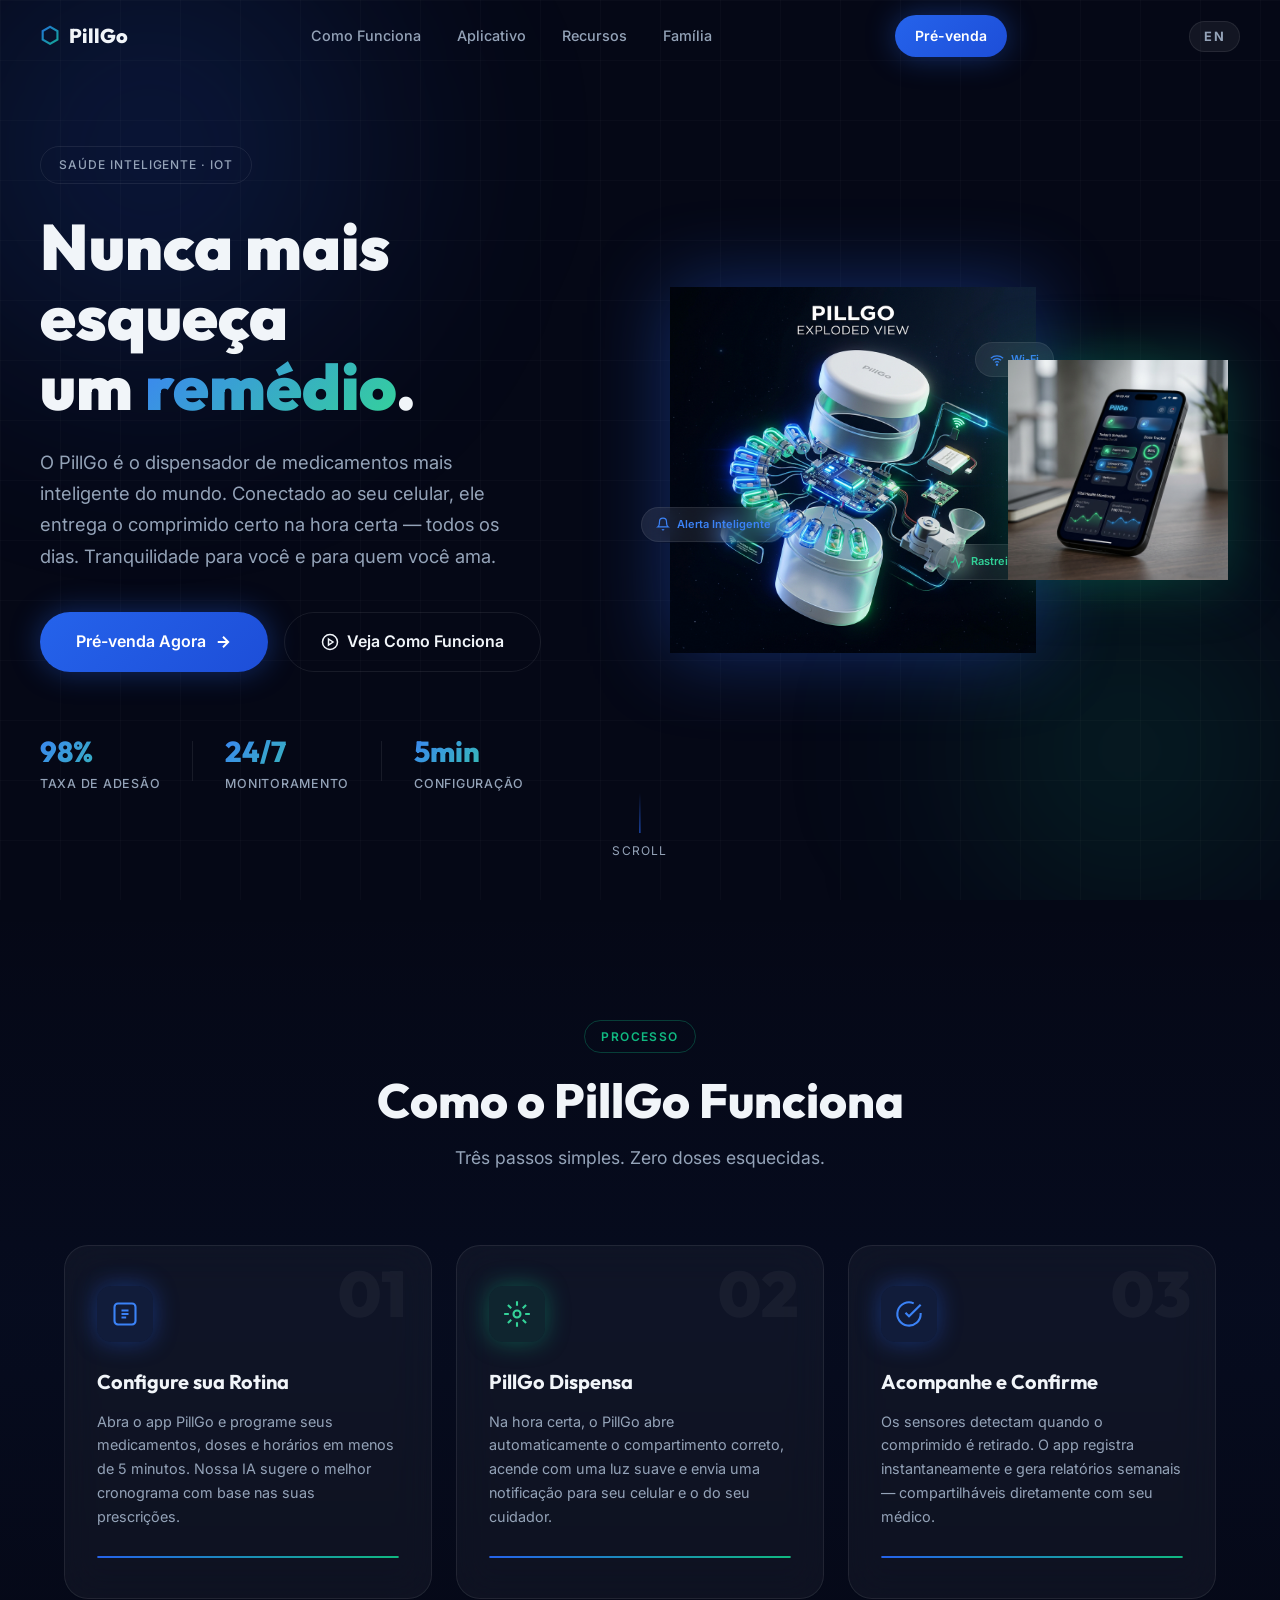
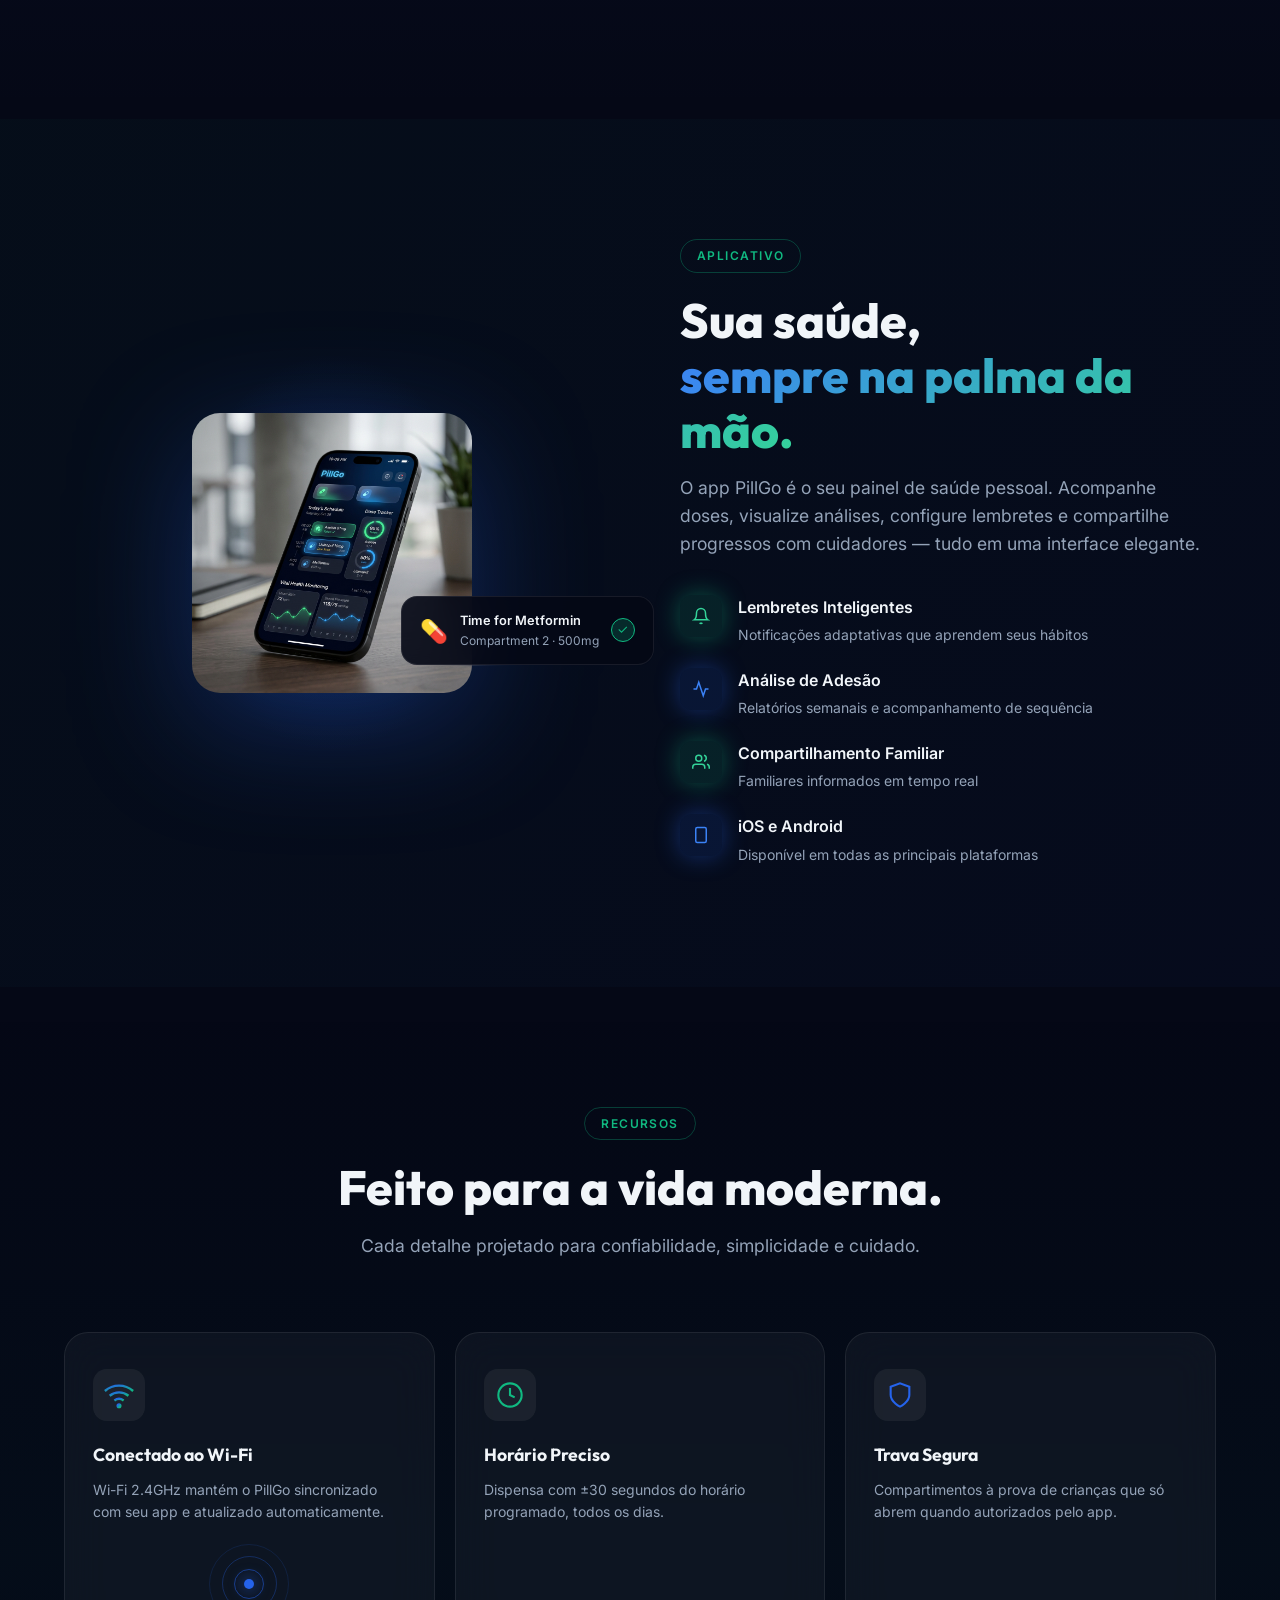
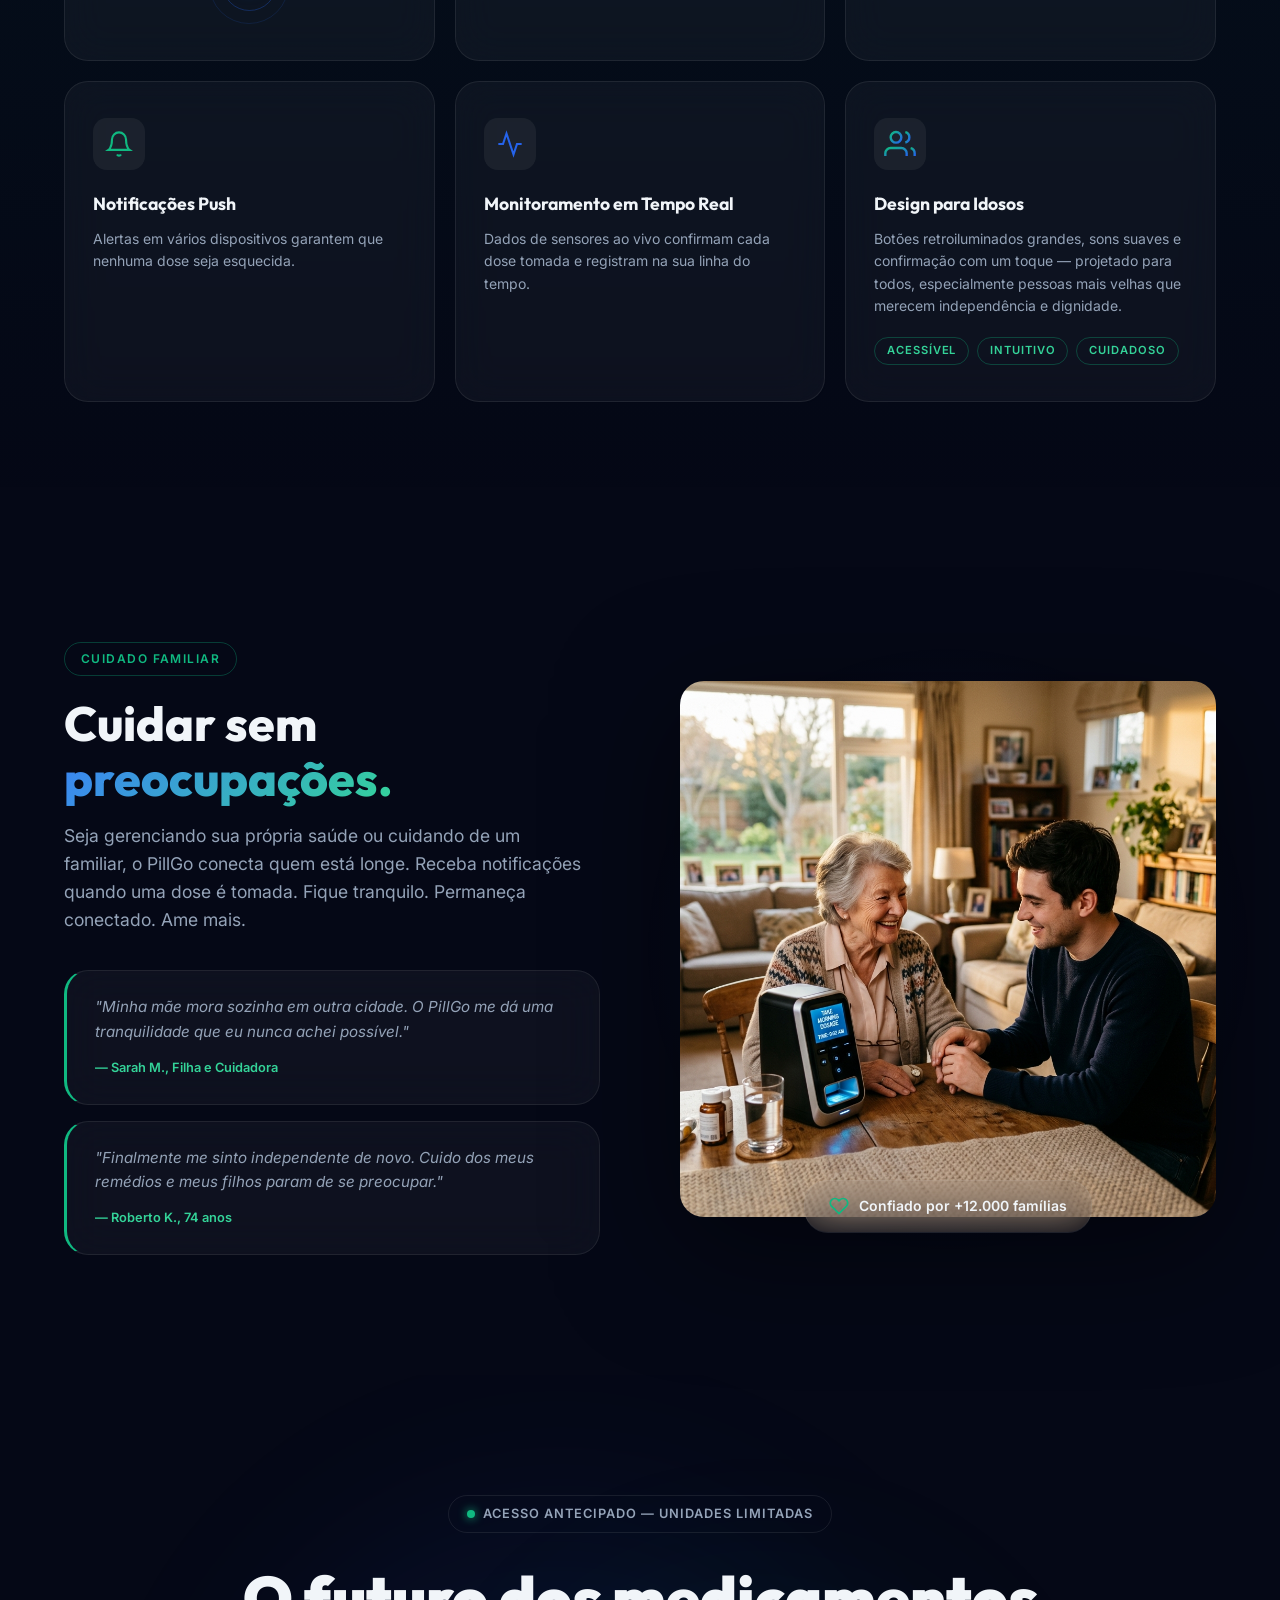
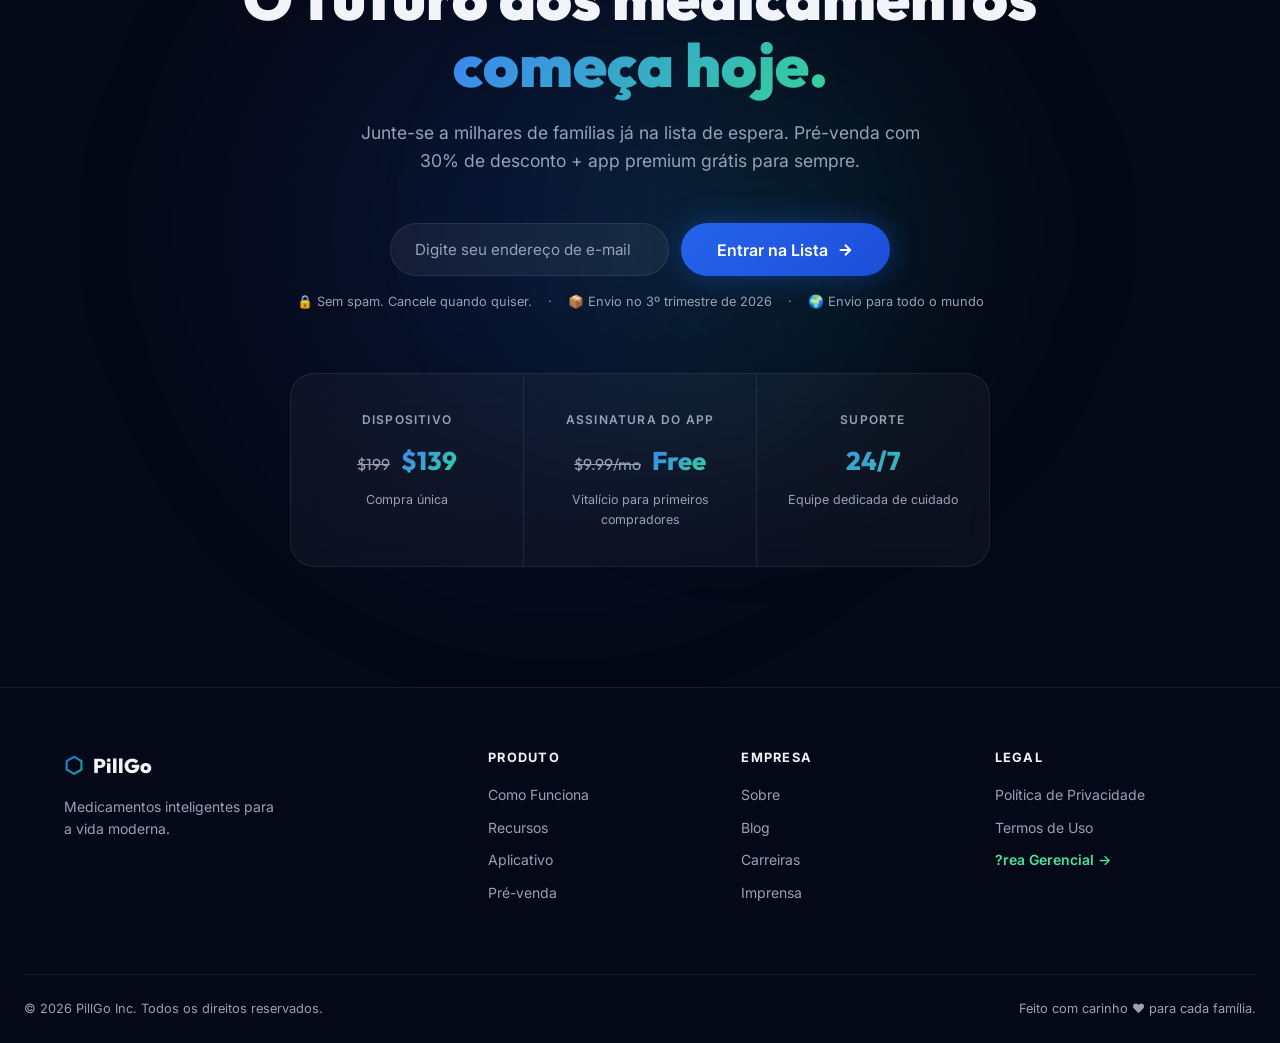
<file: index.html>
<!DOCTYPE html>
<html lang="en">
<head>
  <meta charset="UTF-8" />
  <meta name="viewport" content="width=device-width, initial-scale=1.0" />
  <title>PillGo — Never Forget a Medicine Again</title>
  <meta name="description" content="PillGo is the smart IoT medicine dispenser that connects to your phone. Automated reminders, real-time tracking, and peace of mind for the whole family." />
  <link rel="preconnect" href="https://fonts.googleapis.com" />
  <link rel="preconnect" href="https://fonts.gstatic.com" crossorigin />
  <link href="https://fonts.googleapis.com/css2?family=Inter:wght@300;400;500;600;700;800;900&family=Outfit:wght@300;400;600;700;800;900&display=swap" rel="stylesheet" />
  <link rel="stylesheet" href="style.css" />
</head>
<body>

  <!-- NAV -->
  <nav class="nav" id="nav">
    <div class="nav-inner">
      <a href="#" class="logo" id="logo-link">
        <span class="logo-icon">⬡</span>
        <span class="logo-text">PillGo</span>
      </a>
      <ul class="nav-links" id="nav-links">
        <li><a href="#how-it-works" data-i18n="nav-how">Como Funciona</a></li>
        <li><a href="#app" data-i18n="nav-app">Aplicativo</a></li>
        <li><a href="#features" data-i18n="nav-features">Recursos</a></li>
        <li><a href="#family" data-i18n="nav-family">Família</a></li>
      </ul>
      <a href="#cta" class="btn btn-sm btn-primary" id="nav-cta" data-i18n="nav-cta">Pré-venda</a>
      <button id="lang-toggle" class="btn btn-sm lang-btn" onclick="toggleLang()">EN</button>
      <button class="hamburger" id="hamburger" aria-label="Open menu">
        <span></span><span></span><span></span>
      </button>
    </div>
  </nav>

  <!-- HERO -->
  <section class="hero" id="hero">
    <div class="hero-bg">
      <div class="glow glow-blue"></div>
      <div class="glow glow-green"></div>
      <div class="grid-overlay"></div>
    </div>
    <div class="hero-content">
      <div class="hero-text">
        <div class="badge" id="hero-badge" data-i18n="hero-badge">
          <span class="badge-dot"></span>
          Saúde Inteligente · IoT
        </div>
        <h1 class="hero-headline" id="hero-headline" data-i18n="hero-headline">
          Nunca mais esqueça um<br /><span class="gradient-text">remédio.</span>
        </h1>
        <p class="hero-sub" id="hero-sub" data-i18n="hero-sub">
          O PillGo é o dispensador de medicamentos mais inteligente do mundo. Conectado ao seu celular, ele entrega o comprimido certo na hora certa — todos os dias. Tranquilidade para você e quem você ama.
        </p>
        <div class="hero-actions" id="hero-actions">
          <a href="#cta" class="btn btn-primary btn-lg" id="btn-preorder">
            <span data-i18n="btn-preorder">Pré-venda Agora</span>
            <svg width="18" height="18" viewBox="0 0 24 24" fill="none" stroke="currentColor" stroke-width="2.5"><path d="M5 12h14M12 5l7 7-7 7"/></svg>
          </a>
          <a href="#how-it-works" class="btn btn-ghost btn-lg" id="btn-learn">
            <svg width="18" height="18" viewBox="0 0 24 24" fill="none" stroke="currentColor" stroke-width="2"><circle cx="12" cy="12" r="10"/><polygon points="10,8 16,12 10,16"/></svg>
            <span data-i18n="btn-learn">Veja Como Funciona</span>
          </a>
        </div>
        <div class="hero-stats" id="hero-stats">
          <div class="stat">
            <span class="stat-num">98%</span>
            <span class="stat-label" data-i18n="stat-1-label">Taxa de Adesão</span>
          </div>
          <div class="stat-divider"></div>
          <div class="stat">
            <span class="stat-num">24/7</span>
            <span class="stat-label" data-i18n="stat-2-label">Monitoramento</span>
          </div>
          <div class="stat-divider"></div>
          <div class="stat">
            <span class="stat-num">5min</span>
            <span class="stat-label" data-i18n="stat-3-label">Configuração</span>
          </div>
        </div>
      </div>
      <div class="hero-visuals" id="hero-visuals">
        <div class="device-wrap">
          <div class="device-glow-ring"></div>
          <img src="assets/pillgo_device.png" alt="PillGo smart dispenser — exploded 3D view showing internal components" class="device-img" id="device-img" />
          <div class="floating-chip chip-wifi" id="chip-wifi">
            <svg width="14" height="14" viewBox="0 0 24 24" fill="none" stroke="currentColor" stroke-width="2"><path d="M5 12.55a11 11 0 0 1 14.08 0"/><path d="M1.42 9a16 16 0 0 1 21.16 0"/><path d="M8.53 16.11a6 6 0 0 1 6.95 0"/><circle cx="12" cy="20" r="1"/></svg>
            <span data-i18n="chip-wifi">Wi-Fi</span>
          </div>
          <div class="floating-chip chip-track" id="chip-track">
            <svg width="14" height="14" viewBox="0 0 24 24" fill="none" stroke="currentColor" stroke-width="2"><polyline points="22 12 18 12 15 21 9 3 6 12 2 12"/></svg>
            <span data-i18n="chip-track">Rastreio ao Vivo</span>
          </div>
          <div class="floating-chip chip-notify" id="chip-notify">
            <svg width="14" height="14" viewBox="0 0 24 24" fill="none" stroke="currentColor" stroke-width="2"><path d="M18 8A6 6 0 0 0 6 8c0 7-3 9-3 9h18s-3-2-3-9"/><path d="M13.73 21a2 2 0 0 1-3.46 0"/></svg>
            <span data-i18n="chip-notify">Alerta Inteligente</span>
          </div>
        </div>
        <div class="phone-wrap">
          <div class="phone-glow"></div>
          <img src="assets/pillgo_app.png" alt="PillGo mobile app dashboard showing medication schedule and tracking" class="phone-img" id="phone-img" />
        </div>
      </div>
    </div>
    <div class="scroll-hint" id="scroll-hint">
      <div class="scroll-line"></div>
      <span>Scroll</span>
    </div>
  </section>

  <!-- HOW IT WORKS -->
  <section class="section how-works" id="how-it-works">
    <div class="container">
      <div class="section-header">
        <span class="section-tag" data-i18n="section-tag-hiw">Processo</span>
        <h2 class="section-title" data-i18n="section-title-hiw">Como o PillGo Funciona</h2>
        <p class="section-sub" data-i18n="section-sub-hiw">Três passos simples. Zero doses esquecidas.</p>
      </div>
      <div class="steps-grid" id="steps-grid">
        <div class="step-card glass-card" id="step-1">
          <div class="step-num">01</div>
          <div class="step-icon-wrap blue-glow-sm">
            <svg width="28" height="28" viewBox="0 0 24 24" fill="none" stroke="currentColor" stroke-width="1.8"><rect x="3" y="3" width="18" height="18" rx="3"/><path d="M9 9h6M9 12h6M9 15h4"/></svg>
          </div>
          <h3 class="step-title" data-i18n="step1-title">Configure sua Rotina</h3>
          <p class="step-desc" data-i18n="step1-desc">Abra o app PillGo e programe seus medicamentos, doses e horários em menos de 5 minutos. Nossa IA sugere o melhor cronograma com base nas suas prescrições.</p>
          <div class="step-bar"><div class="step-bar-fill" style="--delay:0s"></div></div>
        </div>
        <div class="step-card glass-card" id="step-2">
          <div class="step-num">02</div>
          <div class="step-icon-wrap green-glow-sm">
            <svg width="28" height="28" viewBox="0 0 24 24" fill="none" stroke="currentColor" stroke-width="1.8"><circle cx="12" cy="12" r="3"/><path d="M12 1v4M12 19v4M4.22 4.22l2.83 2.83M16.95 16.95l2.83 2.83M1 12h4M19 12h4M4.22 19.78l2.83-2.83M16.95 7.05l2.83-2.83"/></svg>
          </div>
          <h3 class="step-title" data-i18n="step2-title">PillGo Dispensa</h3>
          <p class="step-desc" data-i18n="step2-desc">Na hora certa, o PillGo abre automaticamente o compartimento correto, acende com uma luz suave e envia uma notificação para seu celular e o do seu cuidador.</p>
          <div class="step-bar"><div class="step-bar-fill" style="--delay:0.4s"></div></div>
        </div>
        <div class="step-card glass-card" id="step-3">
          <div class="step-num">03</div>
          <div class="step-icon-wrap blue-glow-sm">
            <svg width="28" height="28" viewBox="0 0 24 24" fill="none" stroke="currentColor" stroke-width="1.8"><path d="M22 11.08V12a10 10 0 1 1-5.93-9.14"/><polyline points="22 4 12 14.01 9 11.01"/></svg>
          </div>
          <h3 class="step-title" data-i18n="step3-title">Acompanhe e Confirme</h3>
          <p class="step-desc" data-i18n="step3-desc">Os sensores detectam quando o comprimido é retirado. O app registra instantaneamente e gera relatórios semanais de adesão — compartilháveis diretamente com seu médico.</p>
          <div class="step-bar"><div class="step-bar-fill" style="--delay:0.8s"></div></div>
        </div>
      </div>
    </div>
  </section>

  <!-- APP SHOWCASE -->
  <section class="section app-showcase" id="app">
    <div class="container app-inner">
      <div class="app-phone-display">
        <div class="app-glow-behind"></div>
        <img src="assets/pillgo_app.png" alt="PillGo app on smartphone" class="app-phone-img" id="app-phone-img" />
        <div class="app-notification" id="app-notif">
          <div class="notif-icon">💊</div>
          <div>
            <div class="notif-title">Time for Metformin</div>
            <div class="notif-sub">Compartment 2 · 500mg</div>
          </div>
          <div class="notif-check">✓</div>
        </div>
      </div>
      <div class="app-text">
        <span class="section-tag" data-i18n="section-tag-app">Aplicativo</span>
        <h2 class="section-title" data-i18n="section-title-app">Sua saúde,<br /><span class="gradient-text">sempre na palma da mão.</span></h2>
        <p class="section-sub left" data-i18n="section-sub-app">O app PillGo é o seu painel de saúde pessoal. Acompanhe doses, visualize análises, configure lembretes e compartilhe progressos com cuidadores — tudo em uma interface elegante.</p>
        <ul class="app-features-list" id="app-features-list">
          <li class="app-feature" id="af-1">
            <div class="af-icon green-glow-sm">
              <svg width="18" height="18" viewBox="0 0 24 24" fill="none" stroke="currentColor" stroke-width="2"><path d="M18 8A6 6 0 0 0 6 8c0 7-3 9-3 9h18s-3-2-3-9"/><path d="M13.73 21a2 2 0 0 1-3.46 0"/></svg>
            </div>
            <div>
              <strong data-i18n="af1-strong">Lembretes Inteligentes</strong>
              <span data-i18n="af1-span">Notificações adaptativas que aprendem seus hábitos</span>
            </div>
          </li>
          <li class="app-feature" id="af-2">
            <div class="af-icon blue-glow-sm">
              <svg width="18" height="18" viewBox="0 0 24 24" fill="none" stroke="currentColor" stroke-width="2"><polyline points="22 12 18 12 15 21 9 3 6 12 2 12"/></svg>
            </div>
            <div>
              <strong data-i18n="af2-strong">Análise de Adesão</strong>
              <span data-i18n="af2-span">Relatórios semanais e acompanhamento de sequência</span>
            </div>
          </li>
          <li class="app-feature" id="af-3">
            <div class="af-icon green-glow-sm">
              <svg width="18" height="18" viewBox="0 0 24 24" fill="none" stroke="currentColor" stroke-width="2"><path d="M17 21v-2a4 4 0 0 0-4-4H5a4 4 0 0 0-4 4v2"/><circle cx="9" cy="7" r="4"/><path d="M23 21v-2a4 4 0 0 0-3-3.87"/><path d="M16 3.13a4 4 0 0 1 0 7.75"/></svg>
            </div>
            <div>
              <strong data-i18n="af3-strong">Compartilhamento Familiar</strong>
              <span data-i18n="af3-span">Familiares informados em tempo real</span>
            </div>
          </li>
          <li class="app-feature" id="af-4">
            <div class="af-icon blue-glow-sm">
              <svg width="18" height="18" viewBox="0 0 24 24" fill="none" stroke="currentColor" stroke-width="2"><rect x="5" y="2" width="14" height="20" rx="2"/><line x1="12" y1="18" x2="12.01" y2="18"/></svg>
            </div>
            <div>
              <strong data-i18n="af4-strong">iOS e Android</strong>
              <span data-i18n="af4-span">Disponível em todas as plataformas</span>
            </div>
          </li>
        </ul>
      </div>
    </div>
  </section>

  <!-- FEATURES GRID -->
  <section class="section features" id="features">
    <div class="container">
      <div class="section-header">
        <span class="section-tag" data-i18n="section-tag-feat">Recursos</span>
        <h2 class="section-title" data-i18n="section-title-feat">Feito para a vida moderna.</h2>
        <p class="section-sub" data-i18n="section-sub-feat">Cada detalhe projetado para confiabilidade, simplicidade e cuidado.</p>
      </div>
      <div class="features-grid" id="features-grid">
        <div class="feat-card glass-card feat-large" id="feat-1">
          <div class="feat-icon-wrap">
            <svg width="32" height="32" viewBox="0 0 24 24" fill="none" stroke="url(#g1)" stroke-width="1.8">
              <defs><linearGradient id="g1" x1="0" y1="0" x2="1" y2="1"><stop offset="0%" stop-color="#2563EB"/><stop offset="100%" stop-color="#10B981"/></linearGradient></defs>
              <path d="M5 12.55a11 11 0 0 1 14.08 0"/><path d="M1.42 9a16 16 0 0 1 21.16 0"/><path d="M8.53 16.11a6 6 0 0 1 6.95 0"/><circle cx="12" cy="20" r="1"/>
            </svg>
          </div>
          <h3 data-i18n="feat1-title">Conectado ao Wi-Fi</h3>
          <p data-i18n="feat1-desc">Wi-Fi 2.4GHz mantém o PillGo sincronizado com seu app e atualizado automaticamente.</p>
          <div class="feat-visual wifi-visual">
            <div class="wifi-ring r1"></div>
            <div class="wifi-ring r2"></div>
            <div class="wifi-ring r3"></div>
            <div class="wifi-dot"></div>
          </div>
        </div>
        <div class="feat-card glass-card" id="feat-2">
          <div class="feat-icon-wrap">
            <svg width="28" height="28" viewBox="0 0 24 24" fill="none" stroke="#10B981" stroke-width="1.8"><circle cx="12" cy="12" r="10"/><polyline points="12 6 12 12 16 14"/></svg>
          </div>
          <h3 data-i18n="feat2-title">Horário Preciso</h3>
          <p data-i18n="feat2-desc">Dispensa com ±30 segundos do horário programado, todos os dias.</p>
        </div>
        <div class="feat-card glass-card" id="feat-3">
          <div class="feat-icon-wrap">
            <svg width="28" height="28" viewBox="0 0 24 24" fill="none" stroke="#2563EB" stroke-width="1.8"><path d="M12 22s8-4 8-10V5l-8-3-8 3v7c0 6 8 10 8 10z"/></svg>
          </div>
          <h3 data-i18n="feat3-title">Trava Segura</h3>
          <p data-i18n="feat3-desc">Compartimentos à prova de crianças que só abrem quando autorizados pelo app.</p>
        </div>
        <div class="feat-card glass-card" id="feat-4">
          <div class="feat-icon-wrap">
            <svg width="28" height="28" viewBox="0 0 24 24" fill="none" stroke="#10B981" stroke-width="1.8"><path d="M18 8A6 6 0 0 0 6 8c0 7-3 9-3 9h18s-3-2-3-9"/><path d="M13.73 21a2 2 0 0 1-3.46 0"/></svg>
          </div>
          <h3 data-i18n="feat4-title">Notificações Push</h3>
          <p data-i18n="feat4-desc">Alertas em vários dispositivos garantem que nenhuma dose seja esquecida, mesmo longe de casa.</p>
        </div>
        <div class="feat-card glass-card" id="feat-5">
          <div class="feat-icon-wrap">
            <svg width="28" height="28" viewBox="0 0 24 24" fill="none" stroke="#2563EB" stroke-width="1.8"><polyline points="22 12 18 12 15 21 9 3 6 12 2 12"/></svg>
          </div>
          <h3 data-i18n="feat5-title">Monitoramento em Tempo Real</h3>
          <p data-i18n="feat5-desc">Dados de sensores ao vivo confirmam cada dose tomada e registram na sua linha do tempo de saúde.</p>
        </div>
        <div class="feat-card glass-card feat-large" id="feat-6">
          <div class="feat-icon-wrap">
            <svg width="32" height="32" viewBox="0 0 24 24" fill="none" stroke="url(#g2)" stroke-width="1.8">
              <defs><linearGradient id="g2" x1="0" y1="0" x2="1" y2="1"><stop offset="0%" stop-color="#10B981"/><stop offset="100%" stop-color="#2563EB"/></linearGradient></defs>
              <path d="M17 21v-2a4 4 0 0 0-4-4H5a4 4 0 0 0-4 4v2"/><circle cx="9" cy="7" r="4"/><path d="M23 21v-2a4 4 0 0 0-3-3.87"/><path d="M16 3.13a4 4 0 0 1 0 7.75"/>
            </svg>
          </div>
          <h3 data-i18n="feat6-title">Design para Idosos</h3>
          <p data-i18n="feat6-desc">Botões retroiluminados grandes, sons suaves e confirmação com um toque — projetado para todos, especialmente pessoas mais velhas que merecem independência e dignidade.</p>
          <div class="feat-badge-row">
            <span class="feat-badge" data-i18n="feat-badge1">Acessível</span>
            <span class="feat-badge" data-i18n="feat-badge2">Intuitivo</span>
            <span class="feat-badge" data-i18n="feat-badge3">Cuidadoso</span>
          </div>
        </div>
      </div>
    </div>
  </section>

  <!-- FAMILY SECTION -->
  <section class="section family" id="family">
    <div class="container family-inner">
      <div class="family-text">
        <span class="section-tag" data-i18n="section-tag-fam">Cuidado Familiar</span>
        <h2 class="section-title" data-i18n="section-title-fam">Cuidar sem<br /><span class="gradient-text">preocupações.</span></h2>
        <p class="section-sub left" data-i18n="section-sub-fam">Seja gerenciando sua própria saúde ou cuidando de um familiar, o PillGo conecta quem está longe. Receba notificações quando uma dose é tomada. Fique tranquilo. Permaneça conectado. Ame mais.</p>
        <div class="family-quotes">
          <blockquote class="quote-card glass-card" id="quote-1">
            <p>"Minha mãe mora sozinha em outra cidade. O PillGo me dá uma tranquilidade que eu nunca achei possível."</p>
            <cite>— Sarah M., Filha e Cuidadora</cite>
          </blockquote>
          <blockquote class="quote-card glass-card" id="quote-2">
            <p>"Finalmente me sinto independente de novo. Cuido dos meus remédios e meus filhos param de se preocupar."</p>
            <cite>— Roberto K., 74 anos</cite>
          </blockquote>
        </div>
      </div>
      <div class="family-image-wrap">
        <div class="family-glow"></div>
        <img src="assets/pillgo_family.png" alt="Grandmother and grandchild using PillGo together" class="family-img" id="family-img" />
        <div class="family-badge glass-card" id="family-badge">
          <svg width="20" height="20" viewBox="0 0 24 24" fill="none" stroke="#10B981" stroke-width="2"><path d="M20.84 4.61a5.5 5.5 0 0 0-7.78 0L12 5.67l-1.06-1.06a5.5 5.5 0 0 0-7.78 7.78l1.06 1.06L12 21.23l7.78-7.78 1.06-1.06a5.5 5.5 0 0 0 0-7.78z"/></svg>
          <span>Confiado por +12.000 famílias</span>
        </div>
      </div>
    </div>
  </section>

  <!-- FINAL CTA -->
  <section class="section cta-section" id="cta">
    <div class="cta-bg">
      <div class="glow glow-blue glow-center"></div>
      <div class="glow glow-green glow-center-g"></div>
    </div>
    <div class="container cta-inner">
      <div class="cta-badge" data-i18n="cta-badge">
        <span class="badge-dot pulse-green"></span>
        Acesso Antecipado — Unidades Limitadas
      </div>
      <h2 class="cta-title" data-i18n="cta-title">O futuro dos medicamentos<br /><span class="gradient-text">começa hoje.</span></h2>
      <p class="cta-sub" data-i18n="cta-sub">Junte-se a milhares de famílias já na lista de espera. Pré-venda com 30% de desconto + app premium grátis para sempre.</p>
      <div class="cta-form" id="cta-form">
        <input type="email" id="email-input" data-i18n="cta-email-placeholder" placeholder="Digite seu endereço de e-mail" class="cta-email-input" />
        <button type="button" class="btn btn-primary btn-lg" id="btn-waitlist" onclick="handleWaitlist()">
          <span data-i18n="btn-waitlist">Entrar na Lista</span>
          <svg width="18" height="18" viewBox="0 0 24 24" fill="none" stroke="currentColor" stroke-width="2.5"><path d="M5 12h14M12 5l7 7-7 7"/></svg>
        </button>
      </div>
      <p id="cta-success" class="cta-success hidden">🎉 Você está na lista! Em breve entraremos em contato.</p>
      <div class="cta-trust">
        <span data-i18n="cta-trust-1">🔒 Sem spam. Cancele quando quiser.</span>
        <span>·</span>
        <span data-i18n="cta-trust-2">📦 Envio no 3º trimestre de 2026</span>
        <span>·</span>
        <span data-i18n="cta-trust-3">🌍 Envio para todo o mundo</span>
      </div>
      <div class="cta-pricing glass-card" id="cta-pricing">
        <div class="price-col">
          <div class="price-label" data-i18n="price-label-1">Dispositivo</div>
          <div class="price-value"><s class="price-old">$199</s> <span class="price-new">$139</span></div>
          <div class="price-note" data-i18n="price-note-1">Compra única</div>
        </div>
        <div class="price-divider"></div>
        <div class="price-col">
          <div class="price-label" data-i18n="price-label-2">Assinatura do App</div>
          <div class="price-value"><s class="price-old">$9.99/mo</s> <span class="price-new green-text">Free</span></div>
          <div class="price-note" data-i18n="price-note-2">Vitalício para primeiros compradores</div>
        </div>
        <div class="price-divider"></div>
        <div class="price-col">
          <div class="price-label" data-i18n="price-label-3">Suporte</div>
          <div class="price-value price-new">24/7</div>
          <div class="price-note" data-i18n="price-note-3">Equipe dedicada de cuidado</div>
        </div>
      </div>
    </div>
  </section>

  <!-- FOOTER -->
  <footer class="footer" id="footer">
    <div class="container footer-inner">
      <div class="footer-brand">
        <a href="#" class="logo">
          <span class="logo-icon">⬡</span>
          <span class="logo-text">PillGo</span>
        </a>
        <p data-i18n="footer-tagline">Medicamentos inteligentes para a vida moderna.</p>
      </div>
      <div class="footer-links">
        <div class="footer-col">
          <h4 data-i18n="footer-col1-title">Produto</h4>
          <a href="#how-it-works" data-i18n="footer-col1-1">Como Funciona</a>
          <a href="#features" data-i18n="footer-col1-2">Recursos</a>
          <a href="#app" data-i18n="footer-col1-3">Aplicativo</a>
          <a href="#cta" data-i18n="footer-col1-4">Pré-venda</a>
        </div>
        <div class="footer-col">
          <h4 data-i18n="footer-col2-title">Empresa</h4>
          <a href="#" data-i18n="footer-col2-1">Sobre</a>
          <a href="#" data-i18n="footer-col2-2">Blog</a>
          <a href="#" data-i18n="footer-col2-3">Carreiras</a>
          <a href="#" data-i18n="footer-col2-4">Imprensa</a>
        </div>
        <div class="footer-col">
          <h4 data-i18n="footer-col3-title">Legal & Acesso</h4>
          <a href="privacy.html" data-i18n="footer-col3-1">Pol?tica de Privacidade</a>
          <a href="terms.html" data-i18n="footer-col3-2">Termos de Uso</a>
          <a href="https://api.pillgo.com.br/admin" target="_blank" rel="noopener noreferrer" style="color: #4AE3A0; font-weight: 600;">?rea Gerencial &rarr;</a>
        </div>
      </div>
    </div>
    <div class="footer-bottom">
      <span data-i18n="footer-copy">© 2026 PillGo Inc. Todos os direitos reservados.</span>
      <span data-i18n="footer-made">Feito com carinho ❤️ para cada família.</span>
    </div>
  </footer>

  <script src="main.js"></script>
</body>
</html>
</file>
<file: style.css>
/* ===== RESET & BASE ===== */
*,*::before,*::after{box-sizing:border-box;margin:0;padding:0}
html{scroll-behavior:smooth;font-size:16px}
body{background:#050816;color:#e2e8f0;font-family:'Inter',sans-serif;line-height:1.6;overflow-x:hidden}
img{max-width:100%;display:block}
a{text-decoration:none;color:inherit}
ul{list-style:none}

/* ===== TOKENS ===== */
:root{
  --blue:#2563EB;--blue-light:#3b82f6;--blue-glow:rgba(37,99,235,0.35);
  --green:#10B981;--green-light:#34d399;--green-glow:rgba(16,185,129,0.3);
  --bg:#050816;--surface:rgba(255,255,255,0.04);--border:rgba(255,255,255,0.08);
  --text-primary:#f1f5f9;--text-muted:#94a3b8;
  --radius:16px;--radius-lg:24px;
  --shadow-blue:0 0 60px rgba(37,99,235,0.2);
  --shadow-green:0 0 60px rgba(16,185,129,0.15);
}

/* ===== UTILITIES ===== */
.container{max-width:1200px;margin:0 auto;padding:0 24px}
.gradient-text{background:linear-gradient(135deg,var(--blue-light),var(--green-light));-webkit-background-clip:text;-webkit-text-fill-color:transparent;background-clip:text}
.green-text{color:var(--green)}

.glass-card{
  background:rgba(255,255,255,0.04);
  border:1px solid var(--border);
  border-radius:var(--radius-lg);
  backdrop-filter:blur(20px);
  -webkit-backdrop-filter:blur(20px);
}
.section{padding:120px 0;position:relative}
.section-header{text-align:center;margin-bottom:72px}
.section-tag{display:inline-block;font-size:12px;font-weight:600;letter-spacing:0.12em;text-transform:uppercase;color:var(--green);border:1px solid rgba(16,185,129,0.3);border-radius:100px;padding:6px 16px;margin-bottom:20px}
.section-title{font-family:'Outfit',sans-serif;font-size:clamp(2rem,4vw,3rem);font-weight:800;color:var(--text-primary);line-height:1.15;margin-bottom:16px}
.section-sub{font-size:1.1rem;color:var(--text-muted);max-width:560px;margin:0 auto}
.section-sub.left{margin:0;max-width:520px}
.hidden{display:none!important}

/* ===== GLOWS ===== */
.glow{position:absolute;border-radius:50%;filter:blur(80px);pointer-events:none;z-index:0}
.glow-blue{width:700px;height:700px;background:radial-gradient(circle,rgba(37,99,235,0.2) 0%,transparent 70%);top:-200px;left:-200px}
.glow-green{width:500px;height:500px;background:radial-gradient(circle,rgba(16,185,129,0.15) 0%,transparent 70%);bottom:-100px;right:-100px}
.glow-center{width:800px;height:800px;background:radial-gradient(circle,rgba(37,99,235,0.18) 0%,transparent 70%);top:50%;left:50%;transform:translate(-60%,-50%)}
.glow-center-g{width:600px;height:600px;background:radial-gradient(circle,rgba(16,185,129,0.12) 0%,transparent 70%);top:50%;left:50%;transform:translate(-30%,-50%)}
.blue-glow-sm{box-shadow:0 0 24px rgba(37,99,235,0.4)}
.green-glow-sm{box-shadow:0 0 24px rgba(16,185,129,0.4)}
.grid-overlay{position:absolute;inset:0;background-image:linear-gradient(rgba(255,255,255,0.02) 1px,transparent 1px),linear-gradient(90deg,rgba(255,255,255,0.02) 1px,transparent 1px);background-size:60px 60px;pointer-events:none}

/* ===== BUTTONS ===== */
.btn{display:inline-flex;align-items:center;gap:8px;font-family:'Inter',sans-serif;font-weight:600;border-radius:100px;border:none;cursor:pointer;transition:all .25s ease}
.btn-primary{background:linear-gradient(135deg,var(--blue),#1d4ed8);color:#fff;padding:14px 28px;box-shadow:0 0 30px rgba(37,99,235,0.4)}
.btn-primary:hover{transform:translateY(-2px);box-shadow:0 0 50px rgba(37,99,235,0.6)}
.btn-ghost{background:transparent;color:var(--text-primary);border:1px solid var(--border);padding:14px 28px}
.btn-ghost:hover{background:var(--surface);border-color:rgba(255,255,255,0.2)}
.btn-sm{padding:10px 20px;font-size:.875rem}
.btn-lg{padding:16px 36px;font-size:1rem}

/* ===== BADGE ===== */
.badge{display:inline-flex;align-items:center;gap:8px;font-size:12px;font-weight:500;letter-spacing:0.08em;text-transform:uppercase;color:var(--text-muted);border:1px solid var(--border);border-radius:100px;padding:8px 18px;margin-bottom:28px}
.badge-dot{width:8px;height:8px;border-radius:50%;background:var(--green);box-shadow:0 0 10px var(--green);animation:pulse 2s infinite}
.pulse-green{animation:pulse 2s infinite}
@keyframes pulse{0%,100%{opacity:1;transform:scale(1)}50%{opacity:.6;transform:scale(1.3)}}

/* ===== NAV ===== */
.nav{position:fixed;top:0;left:0;right:0;z-index:100;padding:0 24px;transition:all .3s ease}
.nav.scrolled{background:rgba(5,8,22,0.8);backdrop-filter:blur(20px);border-bottom:1px solid var(--border)}
.nav-inner{max-width:1200px;margin:0 auto;height:72px;display:flex;align-items:center;justify-content:space-between;gap:40px}
.logo{display:flex;align-items:center;gap:10px;font-family:'Outfit',sans-serif;font-weight:800;font-size:1.25rem;color:var(--text-primary)}
.logo-icon{font-size:1.4rem;background:linear-gradient(135deg,var(--blue),var(--green));-webkit-background-clip:text;-webkit-text-fill-color:transparent;background-clip:text}
.nav-links{display:flex;align-items:center;gap:36px}
.nav-links a{font-size:.9rem;font-weight:500;color:var(--text-muted);transition:color .2s}
.nav-links a:hover{color:var(--text-primary)}
.hamburger{display:none;flex-direction:column;gap:5px;background:none;border:none;cursor:pointer;padding:4px}
.hamburger span{display:block;width:22px;height:2px;background:var(--text-primary);border-radius:2px;transition:.3s}
.lang-btn{background:rgba(255,255,255,0.06);border:1px solid var(--border);color:var(--text-muted);font-size:.8rem;font-weight:700;letter-spacing:.1em;padding:7px 14px;border-radius:100px;cursor:pointer;transition:all .2s;font-family:'Inter',sans-serif}
.lang-btn:hover{background:rgba(255,255,255,0.1);color:var(--text-primary);border-color:rgba(255,255,255,0.2)}
.nav-links.mobile-open{display:flex!important;flex-direction:column;position:absolute;top:72px;right:24px;background:rgba(5,8,22,0.95);border:1px solid var(--border);border-radius:16px;padding:16px 24px;backdrop-filter:blur(20px);gap:16px;z-index:200}

/* ===== HERO ===== */
.hero{min-height:100vh;display:flex;flex-direction:column;justify-content:center;position:relative;overflow:hidden;padding:100px 24px 60px}
.hero-bg{position:absolute;inset:0;z-index:0}
.hero-content{position:relative;z-index:1;max-width:1200px;margin:0 auto;width:100%;display:grid;grid-template-columns:1fr 1fr;gap:60px;align-items:center}
.hero-headline{font-family:'Outfit',sans-serif;font-size:clamp(2.8rem,5vw,4.5rem);font-weight:900;line-height:1.1;color:var(--text-primary);margin-bottom:24px}
.hero-sub{font-size:1.15rem;color:var(--text-muted);max-width:480px;margin-bottom:40px;line-height:1.7}
.hero-actions{display:flex;gap:16px;flex-wrap:wrap;margin-bottom:56px}
.hero-stats{display:flex;align-items:center;gap:32px}
.stat{display:flex;flex-direction:column}
.stat-num{font-family:'Outfit',sans-serif;font-size:1.8rem;font-weight:800;background:linear-gradient(135deg,var(--blue-light),var(--green-light));-webkit-background-clip:text;-webkit-text-fill-color:transparent;background-clip:text}
.stat-label{font-size:.78rem;font-weight:500;color:var(--text-muted);letter-spacing:.06em;text-transform:uppercase}
.stat-divider{width:1px;height:40px;background:var(--border)}

/* ===== DEVICE VISUALS ===== */
.hero-visuals{position:relative;display:flex;align-items:center;justify-content:center}
.device-wrap{position:relative;flex:1.2}
.device-glow-ring{position:absolute;top:50%;left:50%;transform:translate(-50%,-50%);width:380px;height:380px;border-radius:50%;background:radial-gradient(circle,rgba(37,99,235,0.2) 0%,transparent 65%);animation:breathe 4s ease-in-out infinite}
@keyframes breathe{0%,100%{transform:translate(-50%,-50%) scale(1);opacity:.7}50%{transform:translate(-50%,-50%) scale(1.12);opacity:1}}
.device-img{width:100%;max-width:380px;margin:0 auto;animation:float 6s ease-in-out infinite;filter:drop-shadow(0 0 40px rgba(37,99,235,0.4))}
@keyframes float{0%,100%{transform:translateY(0)}50%{transform:translateY(-16px)}}
.floating-chip{position:absolute;display:flex;align-items:center;gap:7px;font-size:11px;font-weight:600;color:var(--text-primary);background:rgba(255,255,255,0.08);border:1px solid var(--border);border-radius:100px;padding:8px 14px;backdrop-filter:blur(12px);white-space:nowrap}
.chip-wifi{top:15%;right:-5%;animation:chipfloat 4s ease-in-out infinite;color:var(--blue-light)}
.chip-track{bottom:20%;right:-10%;animation:chipfloat 5s ease-in-out infinite 1s;color:var(--green-light)}
.chip-notify{top:60%;left:-8%;animation:chipfloat 4.5s ease-in-out infinite .5s;color:var(--blue-light)}
@keyframes chipfloat{0%,100%{transform:translateY(0)}50%{transform:translateY(-8px)}}
.phone-wrap{position:relative;flex:.8;margin-left:-40px}
.phone-glow{position:absolute;top:50%;left:50%;transform:translate(-50%,-50%);width:200px;height:300px;background:radial-gradient(ellipse,rgba(16,185,129,0.2) 0%,transparent 70%);pointer-events:none}
.phone-img{width:100%;max-width:220px;margin:0 auto;animation:float 6s ease-in-out infinite .8s;filter:drop-shadow(0 0 30px rgba(16,185,129,0.3))}

.scroll-hint{position:absolute;bottom:40px;left:50%;transform:translateX(-50%);display:flex;flex-direction:column;align-items:center;gap:8px;color:var(--text-muted);font-size:.75rem;letter-spacing:.1em;text-transform:uppercase;animation:fadeup 2s ease-in-out infinite}
.scroll-line{width:1px;height:40px;background:linear-gradient(to bottom,transparent,var(--blue))}
@keyframes fadeup{0%,100%{opacity:.3;transform:translateX(-50%) translateY(0)}50%{opacity:1;transform:translateX(-50%) translateY(8px)}}

/* ===== HOW IT WORKS ===== */
.how-works{background:linear-gradient(180deg,transparent,rgba(37,99,235,0.04),transparent)}
.steps-grid{display:grid;grid-template-columns:repeat(3,1fr);gap:24px}
.step-card{padding:40px 32px;position:relative;overflow:hidden;transition:transform .3s,box-shadow .3s}
.step-card:hover{transform:translateY(-6px);box-shadow:0 20px 60px rgba(37,99,235,0.15)}
.step-num{font-family:'Outfit',sans-serif;font-size:4rem;font-weight:900;color:rgba(255,255,255,0.04);position:absolute;top:16px;right:24px;line-height:1}
.step-icon-wrap{width:56px;height:56px;border-radius:14px;display:flex;align-items:center;justify-content:center;color:var(--blue-light);background:rgba(37,99,235,0.1);margin-bottom:24px}
.step-icon-wrap.green-glow-sm{color:var(--green-light);background:rgba(16,185,129,0.1)}
.step-title{font-family:'Outfit',sans-serif;font-size:1.25rem;font-weight:700;color:var(--text-primary);margin-bottom:12px}
.step-desc{font-size:.9rem;color:var(--text-muted);line-height:1.65}
.step-bar{height:2px;background:var(--border);border-radius:2px;margin-top:28px;overflow:hidden}
.step-bar-fill{height:100%;width:0%;background:linear-gradient(90deg,var(--blue),var(--green));border-radius:2px;transition:width 1.5s ease var(--delay)}
.step-card.animate .step-bar-fill{width:100%}

/* ===== APP SHOWCASE ===== */
.app-showcase{background:linear-gradient(135deg,rgba(16,185,129,0.03),rgba(37,99,235,0.03))}
.app-inner{display:grid;grid-template-columns:1fr 1fr;gap:80px;align-items:center}
.app-phone-display{position:relative;display:flex;justify-content:center}
.app-glow-behind{position:absolute;top:50%;left:50%;transform:translate(-50%,-50%);width:300px;height:400px;background:radial-gradient(ellipse,rgba(37,99,235,0.2) 0%,transparent 70%);pointer-events:none}
.app-phone-img{width:100%;max-width:280px;border-radius:28px;filter:drop-shadow(0 30px 60px rgba(37,99,235,0.3));animation:float 6s ease-in-out infinite}
.app-notification{position:absolute;bottom:10%;right:-10%;display:flex;align-items:center;gap:12px;background:rgba(5,8,22,0.9);border:1px solid var(--border);border-radius:16px;padding:14px 18px;backdrop-filter:blur(20px);font-size:.8rem;min-width:240px;animation:slideup .8s ease 1s both}
@keyframes slideup{from{opacity:0;transform:translateY(20px)}to{opacity:1;transform:translateY(0)}}
.notif-icon{font-size:1.4rem}
.notif-title{font-weight:600;color:var(--text-primary)}
.notif-sub{color:var(--text-muted);font-size:.75rem}
.notif-check{margin-left:auto;width:24px;height:24px;border-radius:50%;background:rgba(16,185,129,0.2);border:1px solid var(--green);display:flex;align-items:center;justify-content:center;color:var(--green);font-size:.8rem}
.app-features-list{display:flex;flex-direction:column;gap:20px;margin-top:36px}
.app-feature{display:flex;align-items:flex-start;gap:16px}
.af-icon{width:42px;height:42px;border-radius:12px;display:flex;align-items:center;justify-content:center;flex-shrink:0}
.af-icon.blue-glow-sm{background:rgba(37,99,235,0.12);color:var(--blue-light)}
.af-icon.green-glow-sm{background:rgba(16,185,129,0.12);color:var(--green-light)}
.app-feature strong{display:block;font-weight:600;color:var(--text-primary);margin-bottom:2px}
.app-feature span{font-size:.875rem;color:var(--text-muted)}

/* ===== FEATURES GRID ===== */
.features{background:linear-gradient(180deg,transparent,rgba(16,185,129,0.03),transparent)}
.features-grid{display:grid;grid-template-columns:repeat(3,1fr);grid-template-rows:auto auto;gap:20px}
.feat-card{padding:36px 28px;transition:transform .3s,box-shadow .3s;position:relative;overflow:hidden}
.feat-card:hover{transform:translateY(-4px);box-shadow:0 16px 50px rgba(37,99,235,0.12)}
.feat-card.feat-large{grid-column:span 1}
.feat-card:nth-child(1){grid-column:1/2}
.feat-card:nth-child(6){grid-column:3/4}
.feat-icon-wrap{width:52px;height:52px;border-radius:14px;background:rgba(255,255,255,0.06);display:flex;align-items:center;justify-content:center;margin-bottom:20px}
.feat-card h3{font-family:'Outfit',sans-serif;font-size:1.1rem;font-weight:700;color:var(--text-primary);margin-bottom:10px}
.feat-card p{font-size:.875rem;color:var(--text-muted);line-height:1.6}
.feat-badge-row{display:flex;gap:8px;flex-wrap:wrap;margin-top:20px}
.feat-badge{font-size:.7rem;font-weight:600;letter-spacing:.08em;text-transform:uppercase;color:var(--green-light);border:1px solid rgba(16,185,129,0.3);border-radius:100px;padding:4px 12px}
.wifi-visual{position:relative;height:80px;display:flex;align-items:center;justify-content:center;margin-top:20px}
.wifi-ring{position:absolute;border-radius:50%;border:1px solid;animation:wifiping 2s ease-out infinite}
.wifi-dot{width:10px;height:10px;border-radius:50%;background:var(--blue);box-shadow:0 0 15px var(--blue)}
.r1{width:30px;height:30px;border-color:rgba(37,99,235,0.5);animation-delay:0s}
.r2{width:55px;height:55px;border-color:rgba(37,99,235,0.3);animation-delay:.4s}
.r3{width:80px;height:80px;border-color:rgba(37,99,235,0.15);animation-delay:.8s}
@keyframes wifiping{0%{transform:scale(.8);opacity:1}100%{transform:scale(1.2);opacity:0}}

/* ===== FAMILY ===== */
.family-inner{display:grid;grid-template-columns:1fr 1fr;gap:80px;align-items:center}
.family-quotes{display:flex;flex-direction:column;gap:16px;margin-top:36px}
.quote-card{padding:24px 28px;border-left:3px solid var(--green)}
.quote-card p{font-size:.95rem;color:var(--text-muted);font-style:italic;margin-bottom:10px}
.quote-card cite{font-size:.8rem;color:var(--green-light);font-style:normal;font-weight:600}
.family-image-wrap{position:relative}
.family-glow{position:absolute;inset:-40px;background:radial-gradient(ellipse at center,rgba(37,99,235,0.12) 0%,transparent 70%);pointer-events:none}
.family-img{width:100%;border-radius:24px;filter:drop-shadow(0 30px 60px rgba(0,0,0,0.5))}
.family-badge{position:absolute;bottom:-16px;left:50%;transform:translateX(-50%);display:flex;align-items:center;gap:10px;padding:14px 24px;white-space:nowrap;font-size:.875rem;font-weight:600;color:var(--text-primary)}

/* ===== CTA ===== */
.cta-section{position:relative;overflow:hidden;text-align:center}
.cta-inner{position:relative;z-index:1}
.cta-badge{display:inline-flex;align-items:center;gap:8px;font-size:.8rem;font-weight:600;letter-spacing:.08em;text-transform:uppercase;color:var(--text-muted);border:1px solid var(--border);border-radius:100px;padding:8px 18px;margin-bottom:32px}
.cta-title{font-family:'Outfit',sans-serif;font-size:clamp(2.2rem,5vw,3.8rem);font-weight:900;line-height:1.1;color:var(--text-primary);margin-bottom:20px}
.cta-sub{font-size:1.1rem;color:var(--text-muted);max-width:560px;margin:0 auto 48px}
.cta-form{display:flex;gap:12px;max-width:500px;margin:0 auto 16px;flex-wrap:wrap;justify-content:center}
.cta-email-input{flex:1;min-width:240px;background:rgba(255,255,255,0.06);border:1px solid var(--border);border-radius:100px;padding:16px 24px;color:var(--text-primary);font-size:.95rem;font-family:'Inter',sans-serif;outline:none;transition:border .2s}
.cta-email-input::placeholder{color:var(--text-muted)}
.cta-email-input:focus{border-color:rgba(37,99,235,0.6)}
.cta-success{color:var(--green-light);font-weight:600;margin-top:8px;font-size:.95rem}
.cta-trust{display:flex;gap:16px;justify-content:center;align-items:center;flex-wrap:wrap;color:var(--text-muted);font-size:.8rem;margin-bottom:60px}
.cta-pricing{display:grid;grid-template-columns:1fr 1px 1fr 1px 1fr;max-width:700px;margin:0 auto;padding:0}
.price-col{padding:36px 28px;text-align:center}
.price-label{font-size:.75rem;font-weight:600;text-transform:uppercase;letter-spacing:.1em;color:var(--text-muted);margin-bottom:12px}
.price-value{font-family:'Outfit',sans-serif;font-size:1.6rem;font-weight:800;color:var(--text-primary);margin-bottom:8px}
.price-old{color:var(--text-muted);font-size:1rem;font-weight:400;margin-right:6px}
.price-new{background:linear-gradient(135deg,var(--blue-light),var(--green-light));-webkit-background-clip:text;-webkit-text-fill-color:transparent;background-clip:text}
.price-note{font-size:.78rem;color:var(--text-muted)}
.price-divider{background:var(--border);width:1px}

/* ===== FOOTER ===== */
.footer{border-top:1px solid var(--border);padding:60px 24px 0}
.footer-inner{display:grid;grid-template-columns:1fr 2fr;gap:60px;padding-bottom:60px}
.footer-brand p{color:var(--text-muted);font-size:.875rem;margin-top:12px;max-width:220px}
.footer-links{display:grid;grid-template-columns:repeat(3,1fr);gap:32px}
.footer-col h4{font-size:.8rem;font-weight:700;text-transform:uppercase;letter-spacing:.1em;color:var(--text-primary);margin-bottom:16px}
.footer-col a{display:block;font-size:.875rem;color:var(--text-muted);margin-bottom:10px;transition:color .2s}
.footer-col a:hover{color:var(--text-primary)}
.footer-bottom{border-top:1px solid var(--border);padding:24px 0;display:flex;justify-content:space-between;align-items:center;font-size:.8rem;color:var(--text-muted);flex-wrap:wrap;gap:8px}

/* ===== SCROLL ANIMATIONS ===== */
.reveal{opacity:0;transform:translateY(30px);transition:opacity .7s ease,transform .7s ease}
.reveal.visible{opacity:1;transform:translateY(0)}

/* ===== RESPONSIVE ===== */
@media(max-width:1024px){
  .hero-content{grid-template-columns:1fr;text-align:center}
  .hero-sub,.hero-actions,.hero-stats{margin-left:auto;margin-right:auto;justify-content:center}
  .hero-visuals{margin-top:40px}
  .steps-grid{grid-template-columns:1fr}
  .app-inner{grid-template-columns:1fr}
  .app-phone-display{order:-1}
  .features-grid{grid-template-columns:repeat(2,1fr)}
  .feat-card:nth-child(1),.feat-card:nth-child(6){grid-column:auto}
  .family-inner{grid-template-columns:1fr}
  .family-image-wrap{order:-1}
  .cta-pricing{grid-template-columns:1fr;gap:0}
  .price-divider{width:100%;height:1px}
  .footer-inner{grid-template-columns:1fr}
  .footer-links{grid-template-columns:repeat(2,1fr)}
}
@media(max-width:640px){
  .section{padding:80px 0}
  .hero{padding:100px 20px 60px}
  .hero-headline{font-size:2.4rem}
  .steps-grid{grid-template-columns:1fr}
  .features-grid{grid-template-columns:1fr}
  .nav-links{display:none}
  .hamburger{display:flex}
  .hero-stats{flex-direction:column;gap:16px;align-items:center}
  .stat-divider{width:40px;height:1px}
  .cta-form{flex-direction:column}
  .cta-email-input{min-width:auto;width:100%}
  .footer-links{grid-template-columns:1fr}
}
</file>
